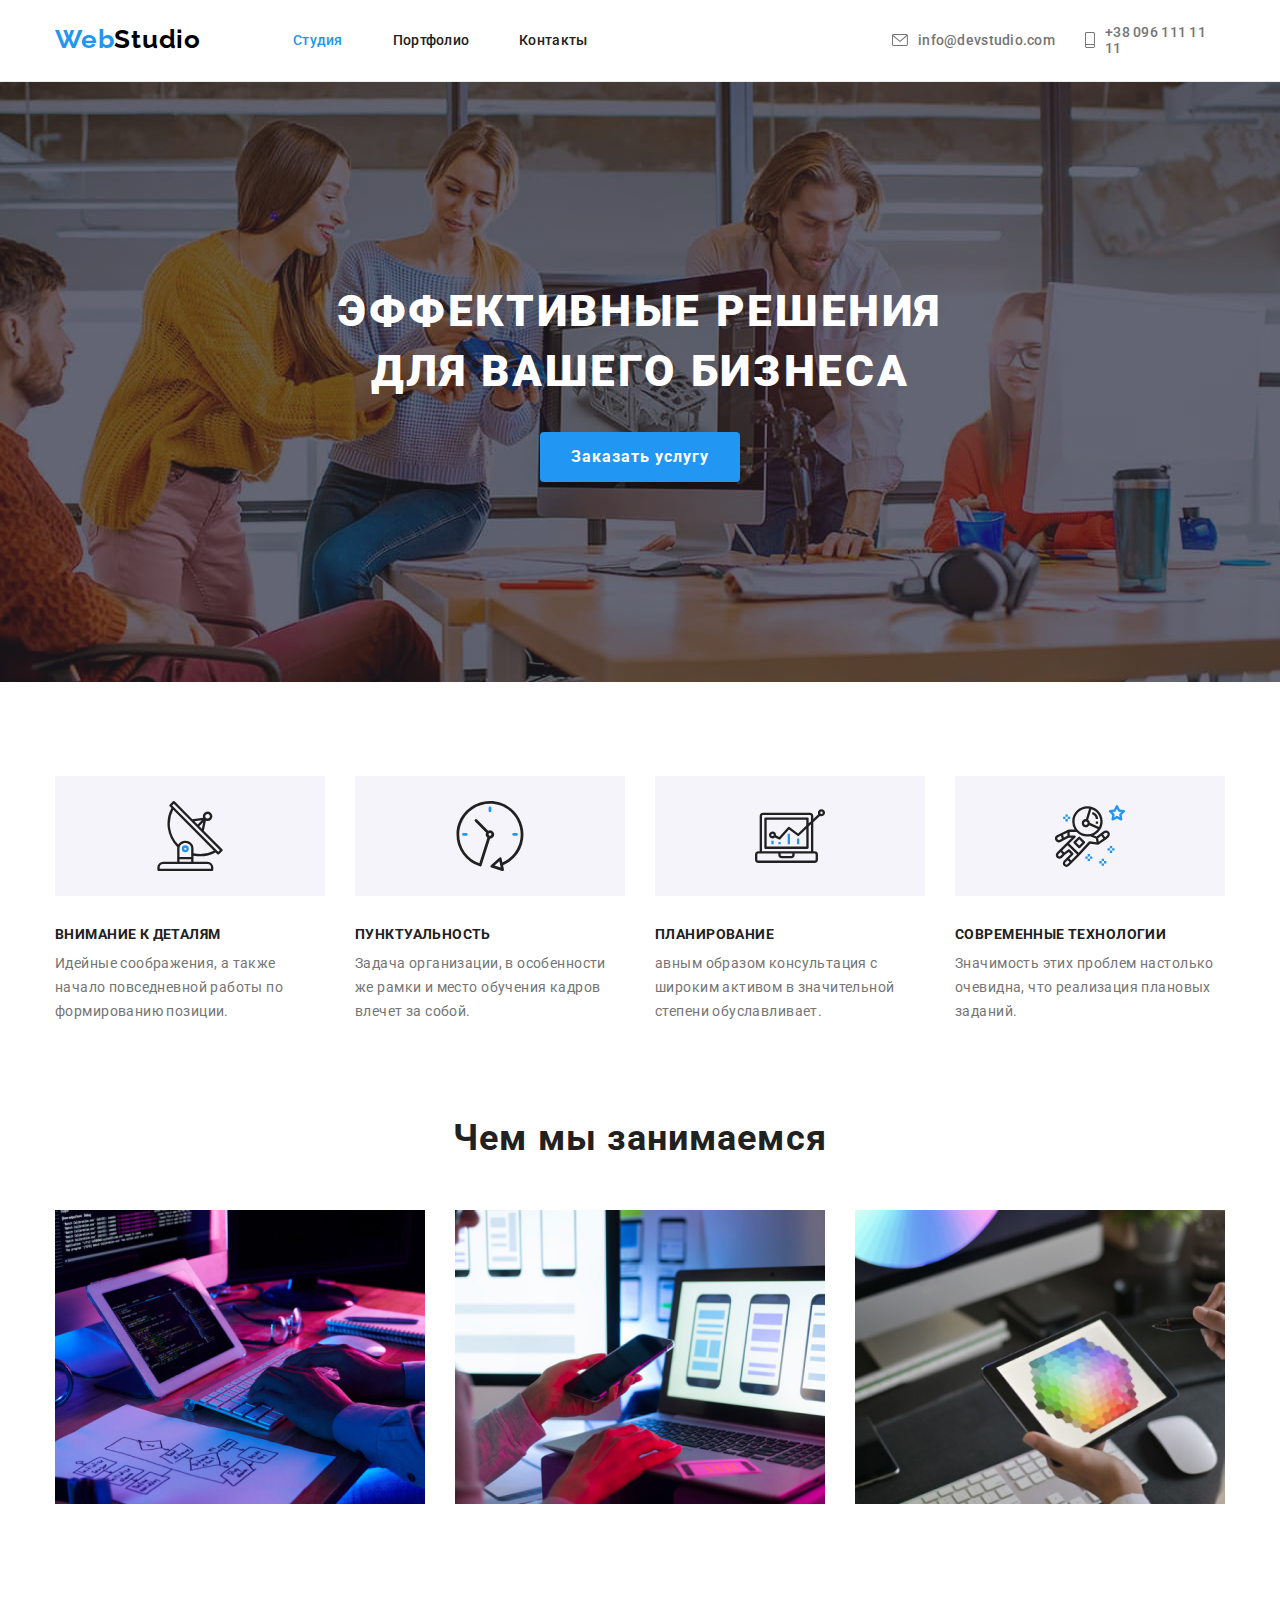
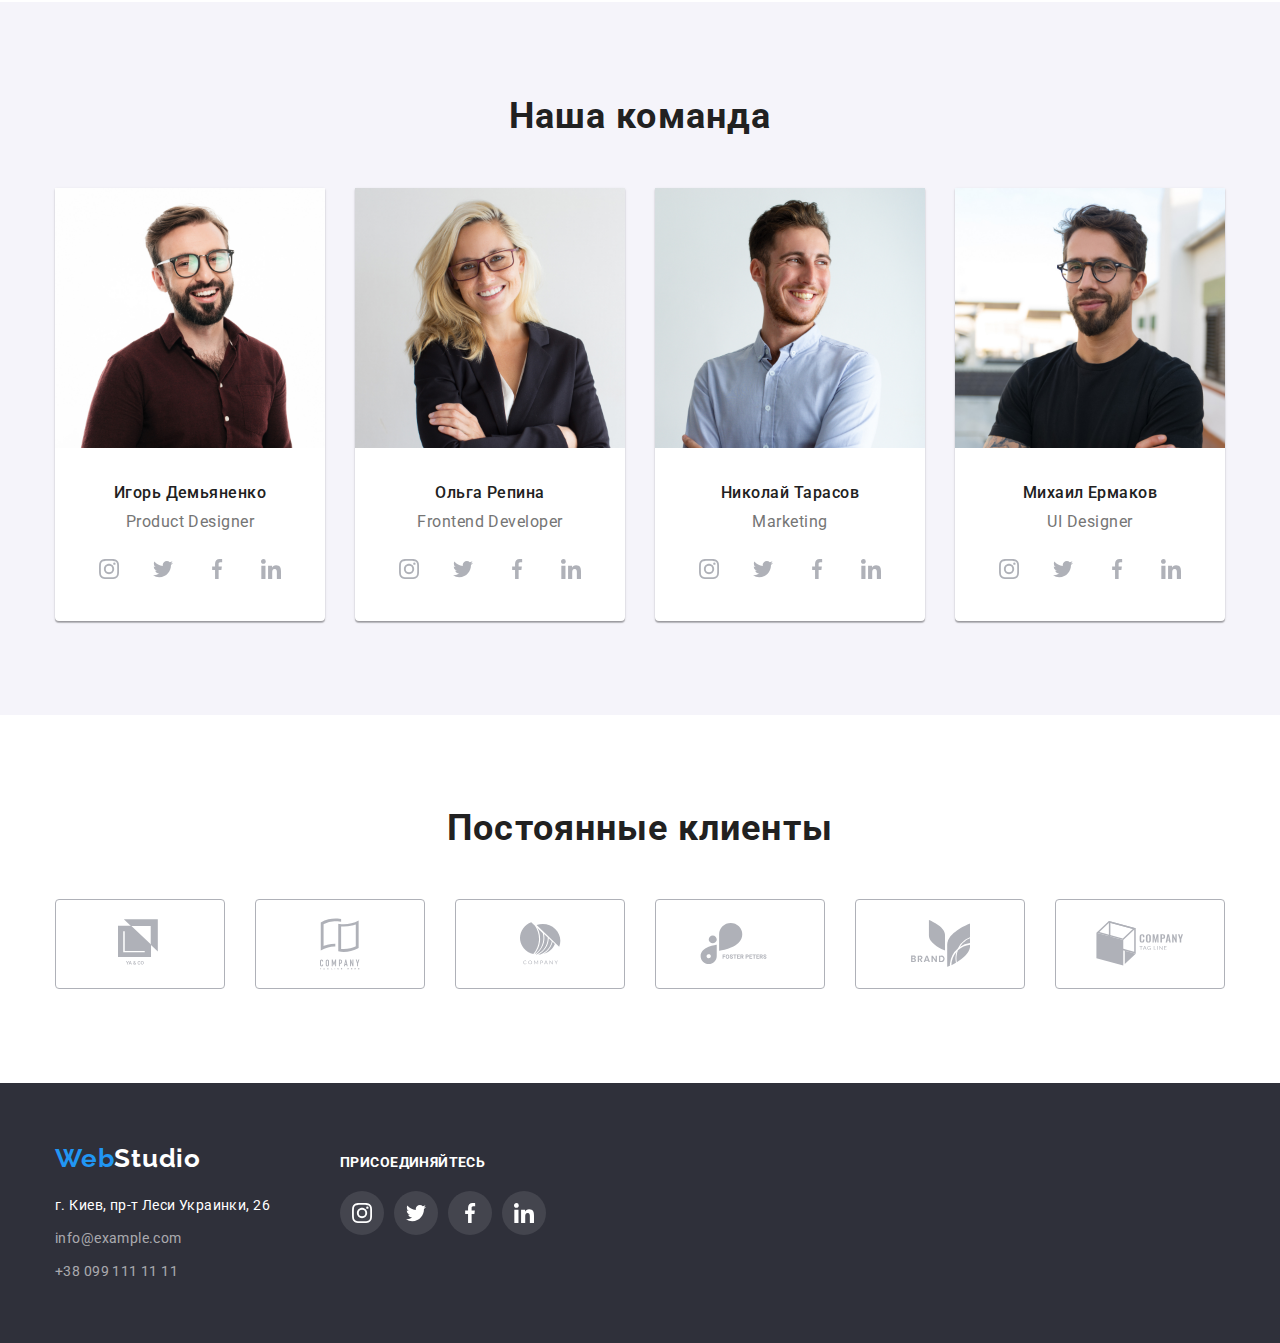
<file: index.html>
<!DOCTYPE html>
<html lang="ru">
<head>
    <meta charset="UTF-8">
    <meta name="viewport" content="width=device-width, initial-scale=1.0">
    <!-- <link rel="stylesheet" href="./css/fonts.css"> -->
    <link rel="stylesheet" href="https://cdnjs.cloudflare.com/ajax/libs/modern-normalize/0.2.0/modern-normalize.min.css" >
    <link rel="stylesheet" href="./css/styles.css">
    <link rel="preconnect" href="https://fonts.gstatic.com">
    <link rel="preconnect" href="https://fonts.gstatic.com">
    <link rel="preconnect" href="https://fonts.gstatic.com">
    <link href="https://fonts.googleapis.com/css2?family=Raleway:wght@700&family=Roboto:wght@400;500;700;900&display=swap" rel="stylesheet">
    <title>Главная</title>
</head>
    <body> 
    <!--шапка страницы--> 
        <header class="header">
            <div class="header__box conteiner">
                <!--логотип-->
                <div class="logo">
                    <a href="index.html" class="logo__link">
                        <span class="logo__text--accent">Web</span><span class="logo__text">Studio</span>
                    </a>        
                </div>
                <!--Главная навигация-->
                <nav class="navigation">
                    <!--список ссылок навигации-->
                    <ul class="navigation__list">
                        <!--ссылки навигации-->
                        <li class="navigation__item">
                            <a href="index.html" class="navigation__link accent">Студия</a>
                        </li>
                        <li class="navigation__item">
                            <a href="portfolio.html" class="navigation__link">Портфолио</a>
                        </li>
                        <li class="navigation__item">
                            <a href="" class="navigation__link">Контакты</a>
                        </li>
                    </ul>
                </nav>
                <!--контактные ссылки-->
                    <a href="mailto:info@devstudio.com" class="header__link mail">
                        <svg class="header__link-icon" width="16" height="12">
                            <use href="./images/icon.svg#envelope"></use>
                        </svg>
                        info@devstudio.com
                    </a>
                    <a href="tel:+380961111111" class="header__link num">
                        <svg class="header__link-icon" width="10" height="16">
                            <use href="./images/icon.svg#phone"></use>
                        </svg> 
                        +38 096 111 11 11
                    </a>
            </div>
        </header>
    <!--гланый контент-->
        <main>
            <!--герой-->
            <section class="hero-section">
                <div class="hero conteiner">
                    <h1 class="hero__title">Эффективные решения для вашего бизнеса</h1>
                    <button type="button" class="hero__button">
                        <span class="hero__button-text">Заказать услугу</span>
                    </button>
                </div>
            </section>
        <!--особенности-->
            <section class="features">
                <div class="conteiner">
                    <h2 class="visually-hidden">особенности</h2>
                    <ul class="features__list">
                        <li class="features__item">
                            <div class="features__iconbox">
                                <svg class="features__icon" width="70" height="70">
                                    <use href="./images/icon.svg#antenna"></use>
                                </svg>
                            </div>
                            <h3 class="features__item-head">Внимание к деталям</h3>
                            <p class="features__item-text">Идейные соображения, а также начало повседневной работы по формированию позиции.</p>
                        </li>
                        <li class="features__item">
                            <div class="features__iconbox">
                                <svg class="features__icon" width="70" height="70">
                                    <use href="./images/icon.svg#clock"></use>
                                </svg>
                            </div>
                            <h3 class="features__item-head">Пунктуальность</h3>
                            <p class="features__item-text">Задача организации, в особенности же рамки и место обучения кадров влечет за собой.</p>
                        </li>
                        <li class="features__item">
                            <div class="features__iconbox">
                                <svg class="features__icon" width="70" height="70">
                                    <use href="./images/icon.svg#diagram"></use>
                                </svg>
                            </div>
                            <h3 class="features__item-head">Планирование</h3>
                            <p class="features__item-text">авным образом консультация с широким активом в значительной степени обуславливает.</p>
                        </li>
                        <li class="features__item">
                            <div class="features__iconbox">
                                <svg class="features__icon" width="70" height="70">
                                    <use href="./images/icon.svg#astronaut"></use>
                                </svg>
                            </div>
                            <h3 class="features__item-head">Современные технологии</h3>
                            <p class="features__item-text">Значимость этих проблем настолько очевидна, что реализация плановых заданий.</p>
                        </li>
                    </ul>
                </div>
            </section>
         <!--чем мы занимаемся-->
            <section class="wedo">
                <div class="conteiner">
                    <h2 class="wedo__head">Чем мы занимаемся</h2>
                    <ul class="wedo__list">
                        <li class="wedo__item">
                           <a href="">
                               <img src="./images/main/features/box_1.jpg" alt="алгоритм на листке бумаги клавиатура экран с цветным кодом" width="370" height="294">
                            </a>
                            <div class="wedo__item-lable">
                                <p class="wedo__item-description"></p>
                            </div>
                        </li>
                        <li class="wedo__item">
                           <a href="">
                               <img src="./images/main/features/box_2.jpg" alt="разработка мобильного приложения" width="370" height="294">
                            </a>
                            <div class="wedo__item-lable">
                                <p class="wedo__item-description"></p>
                            </div>
                        </li>
                        <li class="wedo__item">
                           <a href="">
                               <img src="./images/main/features/box_3.jpg" alt="планшет с пейнт мапом водной руке и стилус в другой руке" width="370" height="294">
                            </a>
                            <div class="wedo__item-lable">
                                <p class="wedo__item-description"></p>
                            </div>
                        </li>
                    </ul>
                </div>
            </section>
        <!--наша команда--><!--todo ЗАКОЧИТЬ СОЦИАЛЬНЫЕ СЕТИ В ЭТОЙ СЕКЦИИ-->
            <section class="our-team">
                <div class="conteiner">
                    <h2 class="our-team__head">Наша команда</h2>
                    <ul class="oure-teame__list">
    
                        <li class="oure-teame__card">
                            <a href="">
                               <img src="./images/main/our_team/igor_demyanko.jpg" alt="улыбающийся мужчина в красной рубашке с очками и бородой" width="270" height="260">
                            </a>
                            <div class="oure-teame__description">
                                <h3 class="oure-teame__card-head">Игорь Демьяненко</h3>
                                <p lang="en" class="oure-teame__card-text">Product Designer</p>
                                <ul class="oure-teame__social">
                                   
                                    <li class="oure-teame__social-item">
                                        <a href="" class="oure-teame__social-link">
                                            <svg class="oure-teame__social-icon"  width="20" height="20">
                                                <use href="./images/icon.svg#instagram"></use>
                                            </svg>
                                        </a>
                                    </li>
                                    
                                    <li class="oure-teame__social-item">
                                        <a href="" class="oure-teame__social-link">
                                            <svg class="oure-teame__social-icon" width="20" height="20">
                                                <use href="./images/icon.svg#twitter"></use>
                                            </svg>
                                        </a>
                                    </li>
                                    
                                    <li class="oure-teame__social-item">
                                        <a href="" class="oure-teame__social-link">
                                            <svg class="oure-teame__social-icon" width="20" height="20">
                                                <use href="./images/icon.svg#facebook"></use>
                                            </svg>
                                        </a>
                                    </li>
                                   
                                    <li class="oure-teame__social-item">
                                        <a href="" class="oure-teame__social-link">
                                            <svg class="oure-teame__social-icon" width="20" height="20" >
                                                <use href="./images/icon.svg#linkedin"></use>
                                            </svg>
                                        </a>
                                    </li>

                                </ul>
                            </div>
                        </li>
                        <li class="oure-teame__card">
                            <a href="">
                                <img src="./images/main/our_team/olga_repina.jpg" alt="Улыбающеяся светловолосая женщина в пиджаке и в прямоугольных красных очках" width="270" height="260">
                            </a>
                            <div class="oure-teame__description">
                                <h3 class="oure-teame__card-head">Ольга Репина</h3>
                                <p lang="en" class="oure-teame__card-text">Frontend Developer</p>
                                <ul class="oure-teame__social">
                                    
                                    <li class="oure-teame__social-item">
                                        <a href="" class="oure-teame__social-link">
                                            <svg class="oure-teame__social-icon" width="20" height="20">
                                                <use href="./images/icon.svg#instagram"></use>
                                            </svg>
                                        </a>
                                    </li>
                                    
                                    <li class="oure-teame__social-item">
                                        <a href="" class="oure-teame__social-link">
                                            <svg class="oure-teame__social-icon" width="20" height="20">
                                                <use href="./images/icon.svg#twitter"></use>
                                            </svg>
                                        </a>
                                    </li>
                                    
                                    <li class="oure-teame__social-item">
                                        <a href="" class="oure-teame__social-link">
                                            <svg class="oure-teame__social-icon" width="20" height="20">
                                                <use href="./images/icon.svg#facebook"></use>
                                            </svg>
                                        </a>
                                    </li>
                                   
                                    <li class="oure-teame__social-item">
                                        <a href="" class="oure-teame__social-link">
                                            <svg class="oure-teame__social-icon"  width="20" height="20">
                                                <use href="./images/icon.svg#linkedin"></use>
                                            </svg>
                                        </a>
                                    </li>

                                </ul>
                            </div>
                        </li>
                        <li class="oure-teame__card">
                            <a href="">
                                <img src="./images/main/our_team/nikolay_tarasov.jpg" alt="улыбающийся парень в белой рубашке с маленькой бородой" width="270" height="260">
                            </a>
                            <div class="oure-teame__description">
                                <h3 class="oure-teame__card-head">Николай Тарасов</h3>
                                <p lang="en" class="oure-teame__card-text">Marketing</p>
                                <ul class="oure-teame__social">
                                    
                                    <li class="oure-teame__social-item">
                                        <a href="" class="oure-teame__social-link">
                                            <svg class="oure-teame__social-icon" width="20" height="20">
                                                <use href="./images/icon.svg#instagram"></use>
                                            </svg>
                                        </a>
                                    </li>
                                   
                                    <li class="oure-teame__social-item">
                                        <a href="" class="oure-teame__social-link">
                                            <svg class="oure-teame__social-icon" width="20" height="20">
                                                <use href="./images/icon.svg#twitter"></use>
                                            </svg>
                                        </a>
                                    </li>
                                    
                                    <li class="oure-teame__social-item">
                                        <a href="" class="oure-teame__social-link">
                                            <svg class="oure-teame__social-icon" width="20" height="20">
                                                <use href="./images/icon.svg#facebook"></use>
                                            </svg>
                                        </a>
                                    </li>
                                    
                                    <li class="oure-teame__social-item">
                                        <a href="" class="oure-teame__social-link">
                                            <svg class="oure-teame__social-icon"  width="20" height="20">
                                                <use href="./images/icon.svg#linkedin"></use>
                                            </svg>
                                        </a>
                                    </li>

                                </ul>
                            </div>
                        </li>
                        <li class="oure-teame__card">
                            <a href="">
                               <img src="./images/main/our_team/mihail_ermakov.jpg" alt="парень в черной футболке в круглых очках и с бородой" width="270" height="260">
                            </a>
                            <div class="oure-teame__description">
                                <h3 class="oure-teame__card-head">Михаил Ермаков</h3> 
                                <p lang="en" class="oure-teame__card-text">UI Designer</p>
                               <ul class="oure-teame__social">
                                    
                                    <li class="oure-teame__social-item">
                                        <a href="" class="oure-teame__social-link">
                                            <svg class="oure-teame__social-icon" width="20" height="20">
                                                <use href="./images/icon.svg#instagram"></use>
                                            </svg>
                                        </a>
                                    </li>
                                    
                                    <li class="oure-teame__social-item">
                                        <a href="" class="oure-teame__social-link">
                                            <svg class="oure-teame__social-icon" width="20" height="20">
                                                <use href="./images/icon.svg#twitter"></use>
                                            </svg>
                                        </a>
                                    </li>
                                    
                                    <li class="oure-teame__social-item">
                                        <a href="" class="oure-teame__social-link">
                                            <svg class="oure-teame__social-icon" width="20" height="20">
                                                <use href="./images/icon.svg#facebook"></use>
                                            </svg>
                                        </a>
                                    </li>
                                    
                                    <li class="oure-teame__social-item">
                                        <a href="" class="oure-teame__social-link">
                                            <svg class="oure-teame__social-icon"  width="20" height="20">
                                                <use href="./images/icon.svg#linkedin"></use>
                                            </svg>
                                        </a>
                                    </li>

                                </ul>
                            </div>
                        </li>
                    </ul>
                </div>
            </section>
        <!-- постоянные клиенты     -->
            <section class="clients">
                <div class="conteiner">
                    <h2 class="clients__head">Постоянные клиенты</h2>
                    <ul class="clients__list">
                        <li class="clients__item">
                            <a href="" class="clients__link">
                                <svg class="clients__icon" width="44" height="49">
                                    <use href="./images/icon.svg#client1"></use>
                                </svg>
                            </a>
                        </li>
                        <li class="clients__item">
                            <a href="" class="clients__link">
                                <svg class="clients__icon" width="40" height="52">
                                    <use href="./images/icon.svg#client2"></use>
                                </svg>
                            </a>
                        </li>
                        <li class="clients__item">
                            <a href="" class="clients__link">
                                <svg class="clients__icon" width="41" height="43">
                                    <use href="./images/icon.svg#client3"></use>
                                </svg>
                            </a>
                        </li>
                        <li class="clients__item">
                            <a href="" class="clients__link">
                                <svg class="clients__icon" width="80" height="42">
                                    <use href="./images/icon.svg#client4"></use>
                                </svg>
                            </a>
                        </li>
                        <li class="clients__item">
                            <a href="" class="clients__link">
                                <svg class="clients__icon" width="59" height="47">
                                    <use href="./images/icon.svg#client5"></use>
                                </svg>
                            </a>
                        </li>
                        <li class="clients__item">
                            <a href="" class="clients__link">
                                <svg class="clients__icon" width="88" height="45">
                                    <use href="./images/icon.svg#client6"></use>
                                </svg>
                            </a>
                        </li>
                    </ul>
                </div>
            </section>
        </main>
        <!--подал-->
        <footer class="footer">
            <div class="conteiner">
                <div class="footer__box"> 
                    <div class="footer__links">
                        <a href="index.html" class="footer__logo">
                            <span class="footer__logo--accent">Web</span><span>Studio</span>
                        </a>
                        <address>
                            <ul class="footer__address-list">
                                <li>
                                    <a href="https://goo.gl/maps/pXZyXXm4pR66iuyq8" class="footer__address-location">г. Киев, пр-т Леси Украинки, 26</a>
                                </li>
                                <li class="footer__address-item">
                                    <a href="mailto:info@example.com" class="footer__address-contact">info@example.com</a>
                                </li>
                                <li class="footer__address-item">
                                    <a href="tel:+380991111111" class="footer__address-contact">+38 099 111 11 11</a>
                                </li>
                            </ul>
                        </address>
                    </div>
                    <div class="footer__social">
                        <p class="footer__social-title">присоединяйтесь</p>
                        <ul class="footer__social-list">
                            <li class="footer__social-item">
                                <a href="" class="footer__social-link">
                                    <svg class="footer__social-icon" width="20" height="20">
                                        <use href="./images/icon.svg#instagram"></use>
                                    </svg>
                                </a>
                            </li>
                            <li class="footer__social-item">
                                <a href="" class="footer__social-link">
                                    <svg class="footer__social-icon" width="20" height="20">
                                        <use href="./images/icon.svg#twitter"></use>
                                    </svg>
                                </a>
                            </li>
                            <li class="footer__social-item">
                                <a href="" class="footer__social-link">
                                    <svg class="footer__social-icon" width="20" height="20">
                                        <use href="./images/icon.svg#facebook"></use>
                                    </svg>
                                </a>
                            </li>
                            <li class="footer__social-item">
                                <a href="" class="footer__social-link">
                                    <svg class="footer__social-icon" width="20" height="20">
                                        <use href="./images/icon.svg#linkedin"></use>
                                    </svg>
                                </a>
                            </li>
                        </ul>
                    </div>
                </div>
            </div>
        </footer>
    </body>
</html>
</file>
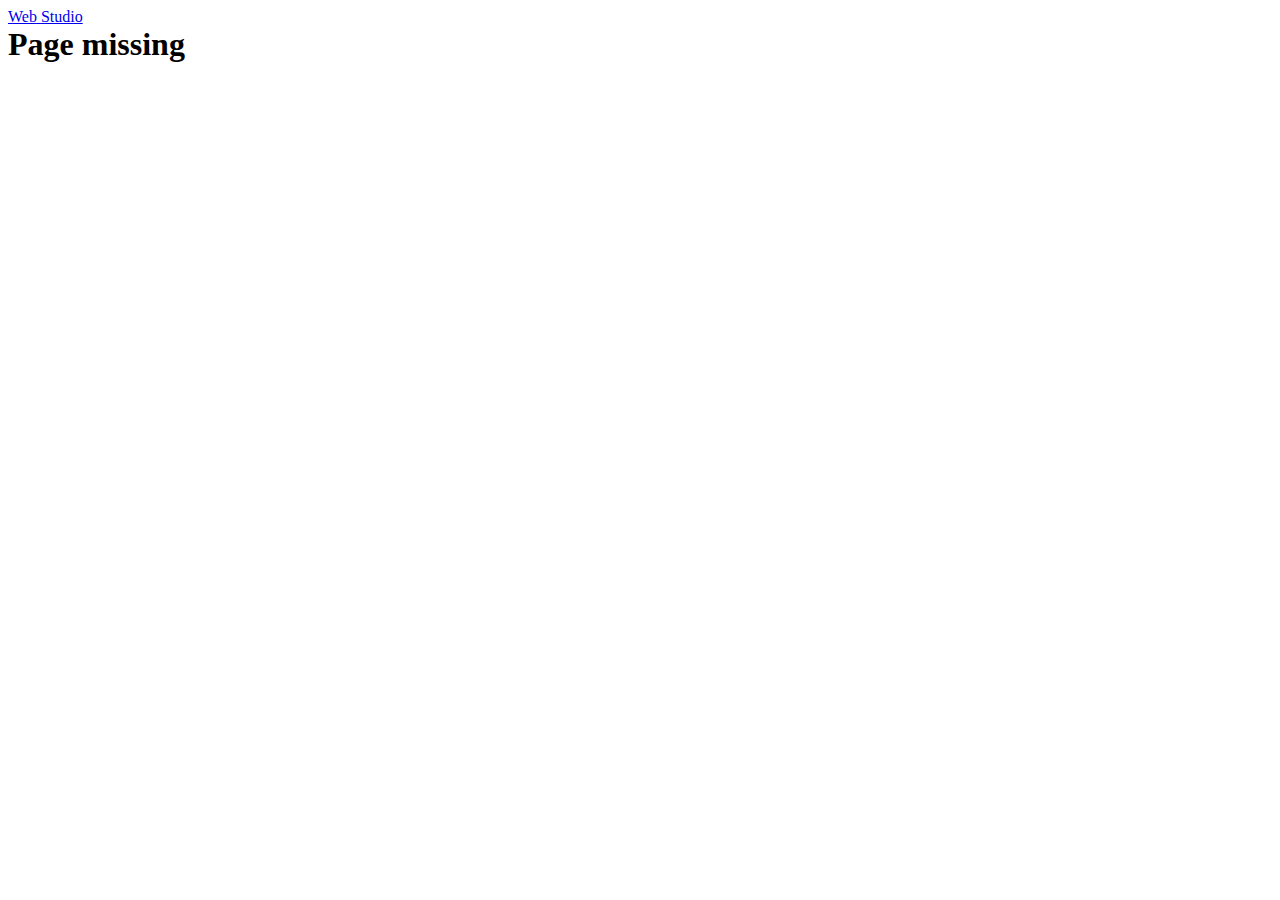
<file: contacts.html>
<!DOCTYPE html>
<html lang="en">
<head>
    <meta charset="UTF-8">
    <meta name="viewport" content="width=device-width, initial-scale=1.0">
    <link rel="preconnect" href="https://fonts.gstatic.com">
    <link href="https://fonts.googleapis.com/css2?family=Raleway:wght@400;500;700;900&family=Roboto:wght@400;500;700;900&display=swap" rel="stylesheet">
    <link rel="stylesheet" href="./css/styles.css">
    <title>Контакты</title>
</head>
<body>
    <div class="missing-conteiner">
        <a href="./index.html">
            <span class="logo-left">Web</span>
            <span class="logo-right">Studio</span>
        </a>
    </div>
    <div class="missing-conteiner">
        <h1 class="missing">Page missing</р>
    </div>

</body>
</html>
</file>
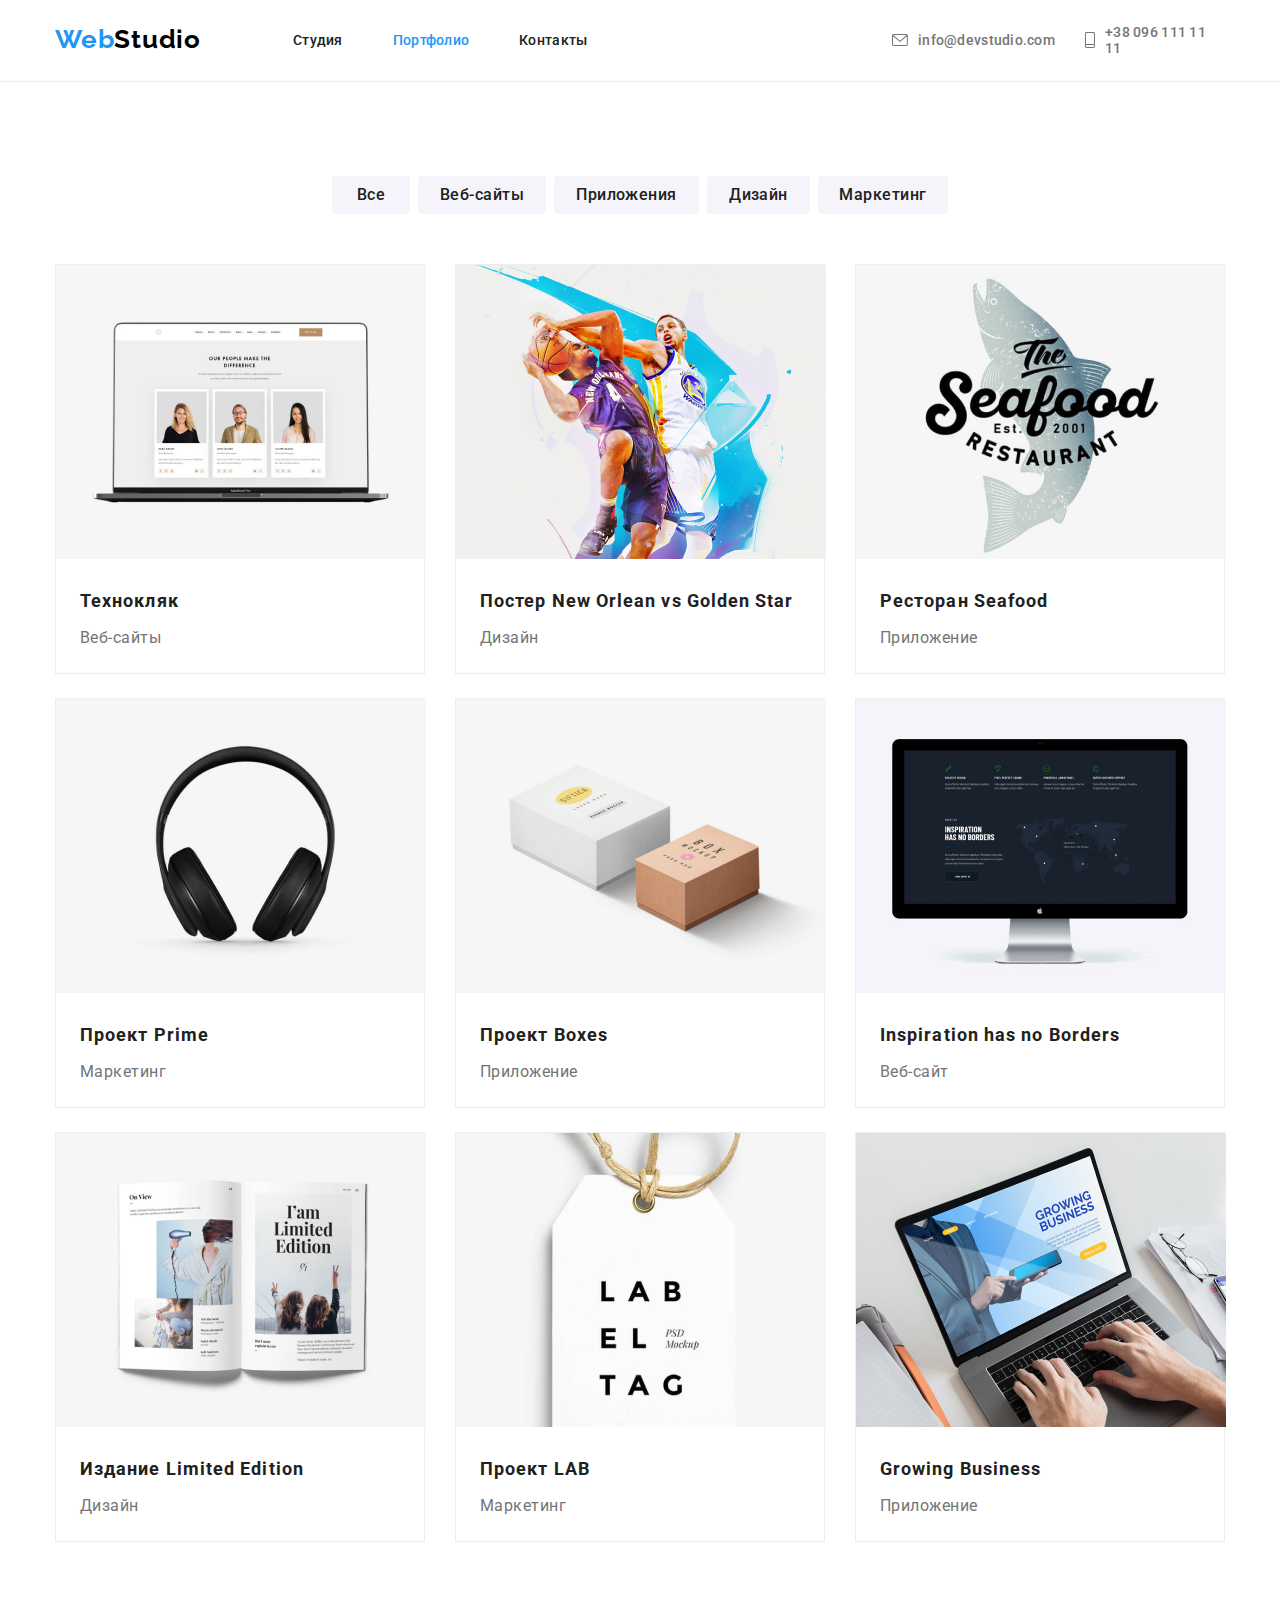
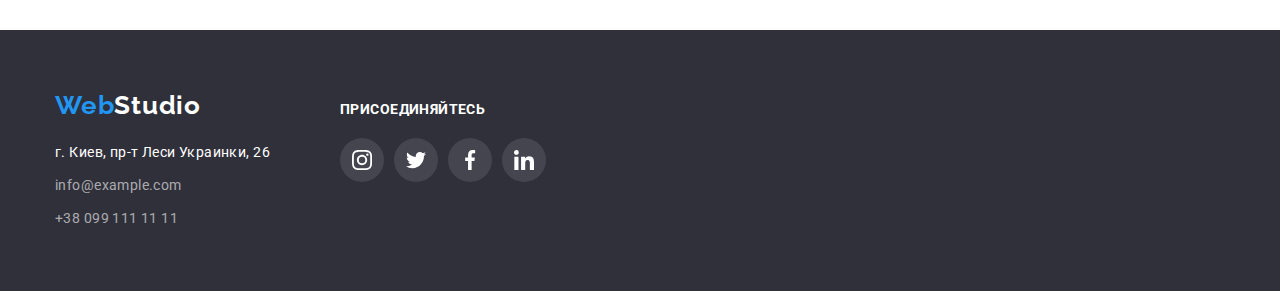
<file: portfolio.html>
<!DOCTYPE html>
<html lang="ru">
<head>
    <meta charset="UTF-8">
    <meta name="viewport" content="width=device-width, initial-scale=1.0">
    <!-- <link rel="stylesheet" href="./css/fonts.css"> -->
    <link rel="stylesheet" href="https://cdnjs.cloudflare.com/ajax/libs/modern-normalize/0.2.0/modern-normalize.min.css" >
    <link rel="stylesheet" href="./css/styles.css">
    <link rel="preconnect" href="https://fonts.gstatic.com">
    <link rel="preconnect" href="https://fonts.gstatic.com">
    <link href="https://fonts.googleapis.com/css2?family=Raleway:wght@700&family=Roboto:wght@400;500;700;900&display=swap" rel="stylesheet">
    <title>Портфолио</title>
</head>
<body>
    <!--Шапка страницы-->
    <header class="header">
        <div class="header__box conteiner">
                        <!--логотип-->
            <div class="logo">
                <a href="index.html" class="logo__link">
                    <span class="logo__text--accent">Web</span><span class="logo__text">Studio</span>
                </a>        
            </div>
            <!--Главная навигация-->
            <nav class="navigation">
                <!--список ссылок навигации-->
                <ul class="navigation__list">
                    <!--ссылки навигации-->
                    <li class="navigation__item">
                        <a href="index.html" class="navigation__link">Студия</a>
                    </li>
                    <li class="navigation__item">
                        <a href="portfolio.html" class="navigation__link accent">Портфолио</a>
                    </li>
                    <li class="navigation__item">
                        <a href="" class="navigation__link">Контакты</a>
                    </li>
                </ul>
            </nav>
            <!--контактные ссылки-->
            <a href="mailto:info@devstudio.com" class="header__link mail">
                <svg class="header__link-icon" width="16" height="12">
                    <use href="./images/icon.svg#envelope"></use>
                </svg>
                info@devstudio.com
            </a>
            <a href="tel:+380961111111" class="header__link num">
                <svg class="header__link-icon" width="10" height="16">
                    <use href="./images/icon.svg#phone"></use>
                </svg> 
                +38 096 111 11 11
            </a>
        </div>
    </header>
    <!--основной контент-->
    <main>
    <!--блок портфолио с навигацией по ниму-->
        <section class="portfolio__section">
        <div class="conteiner">
            <h1 class="visually-hidden">Портфолио</h1>
            <!--заглавие навигация-->    
            <ul class="portfolio__navigation-list">
                <li class="portfolio__navigation-item">
                    <button type="button" class="portfoli__button all">Все</button>
                </li>
                <li class="portfolio__navigation-item">
                    <button type="button" class="portfoli__button web-site">Веб-сайты</button>
                </li>
                <li class="portfolio__navigation-item">
                    <button type="button" class="portfoli__button application">Приложения</button>
                </li>
                <li class="portfolio__navigation-item">
                    <button type="button" class="portfoli__button design">Дизайн</button>
                </li>
                <li class="portfolio__navigation-item">
                    <button type="button" class="portfoli__button marketing">Маркетинг</button>
                </li>
            </ul>
            <!--проэкты-->
            <h2 class="visually-hidden">проэкты</h2>
            <ul class="pojects__list">
                <li class="project__item">
                    <a href="" class="card__link">
                        <img src="./images/portfolio/technocrak.jpg" alt="открытый ноутбук с изображением веб сайта на экране" width="370" height="294">
                         <div class="caption">
                            <h3 class="card__head">Технокляк</h3>
                            <p class="card__text">Веб-сайты</p>
                         </div>
                    </a>
                </li>
                
                <li class="project__item">
                    <a href="" class="card__link">
                        <img src="./images/portfolio/poster.jpg" alt="Баскетболисты в фиолетовой и белой форме борятся за мяч в прыжке" width="370" height="294">
                        <div class="caption">
                            <h3 class="card__head">Постер New Orlean vs Golden Star</h3>
                            <p class="card__text">Дизайн</p>
                        </div>
                    </a>
                </li>
                
                <li class="project__item">
                    <a href="" class="card__link">
                        <img src="./images/portfolio/aplication_restoran.jpg" alt="Стилизированая надпись the seafood restaurant на фоне рыбы " width="370" height="294">
                        <div class="caption">
                            <h3 class="card__head">Ресторан Seafood</h3>
                            <p class="card__text">Приложение</p>
                        </div>
                    </a>
                </li>
                
                <li class="project__item">
                    <a href="" class="card__link">
                        <img src="./images/portfolio/prime_marketing.jpg" alt="Наушники" width="370" height="294">
                        <div class="caption">
                            <h3 class="card__head">Проект Prime</h3>
                            <p class="card__text">Маркетинг</p>
                        </div>
                    </a>
                </li>
                
                <li class="project__item">
                    <a href="" class="card__link">
                        <img src="./images/portfolio/aplication_boxes.jpg" alt="Две коробки с надписями большая белая и маленькая коричневая" width="370" height="294">
                        <div class="caption">
                            <h3 class="card__head">Проект Boxes</h3>
                            <p class="card__text">Приложение</p>
                        </div>
                    </a>
                </li>
                
                <li class="project__item">
                    <a href="" class="card__link">
                        <img src="./images/portfolio/web_site.jpg" alt="Монитор с изображением сайта на котором текст и карта мира" width="370" height="294">
                        <div class="caption">
                            <h3 class="card__head">Inspiration has no Borders</h3>
                            <p class="card__text">Веб-сайт</p>
                        </div>
                    </a>
                </li>
                
                <il class="project__item">
                    <a href="" class="card__link">
                        <img src="./images/portfolio/edition_design.jpg" alt="открытая книгы с фотографиями и текстом" width="370" height="294">
                        <div class="caption">
                            <h3 class="card__head">Издание Limited Edition</h3>
                            <p class="card__text">Дизайн</p>
                        </div>
                    </a>  
                </il>
                
                <li class="project__item">
                    <a href="" class="card__link">
                        <img src="./images/portfolio/lab_marketing.jpg" alt="Белая этикетка с надписью LAB EL TAG на джгутовой нитке" width="370" height="294">
                        <div class="caption">
                            <h3 class="card__head">Проект LAB</h3>
                            <p class="card__text">Маркетинг</p>
                        </div>
                    </a>
                </li>
                
                <li class="project__item">
                    <a href="" class="card__link">
                        <img src="./images/portfolio/aplicanion_growing_buisness.jpg" alt="Ноутбук на рабочем столе с открытым приложением" width="370" height="294">
                        <div class="caption">
                            <h3 class="card__head">Growing Business</h3>
                            <p class="card__text">Приложение</p>
                        </div>
                    </a>     
                </li>
            </ul>
        </div>
        </section>
    </main>
    <!--подал-->
    <footer class="footer">
        <div class="conteiner">
            <div class="footer__box"> 
                <div class="footer__links">
                    <a href="index.html" class="footer__logo">
                        <span class="footer__logo--accent">Web</span><span>Studio</span>
                    </a>
                    <address>
                        <ul class="footer__address-list">
                            <li>
                                <a href="https://goo.gl/maps/pXZyXXm4pR66iuyq8" class="footer__address-location">г. Киев, пр-т Леси Украинки, 26</a>
                            </li>
                            <li class="footer__address-item">
                                <a href="mailto:info@example.com" class="footer__address-contact">info@example.com</a>
                            </li>
                            <li class="footer__address-item">
                                <a href="tel:+380991111111" class="footer__address-contact">+38 099 111 11 11</a>
                            </li>
                        </ul>
                    </address>
                </div>
                <div class="footer__social">
                    <p class="footer__social-title">присоединяйтесь</p>
                    <ul class="footer__social-list">
                        <li class="footer__social-item">
                            <a href="" class="footer__social-link">
                                <svg class="footer__social-icon" width="20" height="20">
                                    <use href="./images/icon.svg#instagram"></use>
                                </svg>
                            </a>
                        </li>
                        <li class="footer__social-item">
                            <a href="" class="footer__social-link">
                                <svg class="footer__social-icon" width="20" height="20">
                                    <use href="./images/icon.svg#twitter"></use>
                                </svg>
                            </a>
                        </li>
                        <li class="footer__social-item">
                            <a href="" class="footer__social-link">
                                <svg class="footer__social-icon" width="20" height="20">
                                    <use href="./images/icon.svg#facebook"></use>
                                </svg>
                            </a>
                        </li>
                        <li class="footer__social-item">
                            <a href="" class="footer__social-link">
                                <svg class="footer__social-icon" width="20" height="20">
                                    <use href="./images/icon.svg#linkedin"></use>
                                </svg>
                            </a>
                        </li>
                    </ul>
                </div>
            </div>
        </div>
    </footer>
</body>
</html>
</file>
<file: css/fonts.css>
@font-face{
    font-family: "Roboto"; 
    font-style: normal;
    font-weight: 400;
    font-display: swap;
    src: url("../fonts/Roboto-Medium.woff") format("woff"),
    url("../fonts/Roboto-Medium.woff2") format("woff2") ;
} 

@font-face{
    font-family: "Raleway";
    font-style: normal;
    font-weight: 400;
    font-display: swap;
    src: url("../fonts/Raleway-Regular.woff") format("woff"),
        url("../fonts/Raleway-Regular.woff2") format("woff");
}
</file>
<file: css/styles.css>
:root {
    /*### ШРИФТЫ ###*/
    --maine-font: Roboto, sans-serif;
    --secondary-font: Raleway, sans-serif;

    /*### политра ###*/

    /*цвет фона*/
    --body-bakeground-color: #E5E5E5;

    /*шапка*/
    --header-bakeground-color: #fff;
    --logo-color-left: #2196F3;
    --logo-color-right: #000;
    --text-menu-color: #212121;
    --text-menu-accent: #2196F3;
    --link-telephon-and-mail: #757575;
    --head-bottom-line: #ECECEC;

    /*герой*/
    --hero-bakeground-color: #2F303A;
    --button-color: #2196F3;
    --hero-text-color: #fff;

    /*особенности*/
    --feature-icon-box: #F5F4FA;
    --feature-head-color: #212121;
    --feature-text-color: #757575;

    /*чем мы занимаемся*/
    --wedo-htad-color: #212121;

    /*наша комвнда*/
    --team-bakeground-color: #F5F4FA;
    --team-head-color: #212121;
    --team-specialty-color: #757575;
    --team-card-bgcolor: #fff;
    --social-icon-color: #AFB1B8;

    /* постоянные клиенты */
    --clients-header: #212121;
    --clients-item-borter: #AFB1B8;
    --clients-item-border-accent: #2196F3;

    /*подвал*/
    --footer-bgcolor: #2F303A;
    --footer-logo-left: #2196F3;
    --footer-logo-right: #fff;
    --footer-address-location: #fff;
    --footer-address-contact: rgba(255, 255, 255, 0.6);
    --footer-social-title: #FFFFFF;
    --footer-social-icon: #FFFFFF;
    --footer-social-icon-round: rgba(255, 255, 255, 0.1);

    /*ПОРТФОЛИО*/

    /*cссылки навигации*/
    --portfolio-button-bgcolor: #F5F4FA;
    --portfolio-button-bgcolor-active: #2196F3;
    --portfolio-button-text-color: #212121;
    --portfolio-button-text-active-color: #fff;
    
    /*каталог портфолио*/
    --project-card-bgcolor: #fff;
    --project-card-border-color: #EEEEEE;
    --card-head: #212121;
    --card-text: #757575;
}
h1,h2,h3,h4,h5,h6,p,ul,li{
    margin: 0;
    padding: 0;
}
.conteiner {
    width: 1200px;
    padding: 0 15px;
    margin: 0 auto;
}

/*===== шапка =====*/
.header {
    padding: 24px 0 25px;
    border-bottom: 1px solid var(--head-bottom-line);
    background-color: var(--header-bakeground-color);
}
.header__box{
    display: flex;
    align-items: center;
    box-sizing: border-box;
}
/*навигация страницы*/
.navigation {
    margin: 0 305px 0 0;
}

/*логотип*/
.logo {
    margin-right: 93px;
    width: 145px;
}
.logo__link {
    font-family: var(--secondary-font);
    font-style: normal;
    font-weight: bold;
    font-size: 26px;
    line-height: 1.192;
    letter-spacing: 0.03em;
    text-decoration: none;
    color: var(--logo-color-right);

}

/*левая часть логотипа*/
.logo__text--accent {
    color: var(--logo-color-left);
}

/*список сылок навигации*/
.navigation__list {
    display: inline-flex;
    width: 294px;

    padding: 0;
    margin: 0 0 0 0;

    list-style: none;
    font-family: var(--maine-font);
    font-style: normal;
    font-weight: 500;
    font-size: 14px;
    line-height: 1.142;
    letter-spacing: 0.02em;
}

/*элементы навигации*/
.navigation__item:not(:last-child) {
    margin-right: 50px;
}

/*ссылки навигации*/
.navigation__link {
    text-decoration: none;
    color: var(--text-menu-color);

}
/*акценты*/
.navigation__link:hover, 
.navigation__link:focus{
    outline: none;
    color: var(--text-menu-accent);
}
.accent{
    color: var(--text-menu-accent);
}

/*контакты почта и телефон*/
.header__link {
    display: inline-flex;
    align-items: center;

    text-decoration: none;
    font-family: var(--maine-font);
    font-style: normal;
    font-weight: 500;
    font-size: 14px;
    line-height: 1.142;
    letter-spacing: 0.02em;
    color: var(--link-telephon-and-mail);
}
.mail{
    margin-right: 30px;
}

.header__link:hover,
.header__link:focus {
    outline: none;
    color: var(--text-menu-accent);
}
.header__link-icon{
    fill:currentColor;
    margin-right: 10px;
}

/*===== ГЛАВНЫЙ КОНТЕНТ =====*/

/*герой*/
.hero-section{
    max-width: 1600px;
    margin: 0 auto;
    padding: 200px 0;
    height: 600px;
    box-sizing: border-box;
    background-color: var(--hero-bakeground-color);
    background-size: cover;
    background-position: center;
    background-repeat: no-repeat;
    background-image: linear-gradient(to right, rgba(47, 48, 58, 0.4), rgba(47, 48, 58, 0.4)), url(../images/main/hero_background/background.jpg)
}
.hero {
    display: flex;
    flex-direction: column;
    justify-content: center;
    align-items: center;
    
}
.hero__title {
    width: 696px;
    height: 120px;
    font-family: var(--maine-font);
    font-style: normal;
    font-weight: 900;
    font-size: 44px;
    line-height: 1.363;
    letter-spacing: 0.06em;
    text-align: center;
    color: var(--hero-text-color);
    text-transform: uppercase;

    margin: 0 0 30px 0;
}
.hero__button {
    width: 200px;
    height: 50px;
    box-shadow: 0px 4px 4px rgba(0, 0, 0, 0.15);
    border-radius: 4px;
    border: none;
    background-color: var(--button-color);

}
.hero__button-text {
    font-family: var(--maine-font);
    font-style: normal;
    font-weight: bold;
    font-size: 16px;
    line-height: 1.875;
    letter-spacing: 0.06em;

    color: var(--hero-text-color);
}

/*секция особености*/
.features{
  padding-top: 94px;
}

/*скрытие заголовка*/
.visually-hidden {
    position: absolute;
    width: 1px;
    height: 1px;
    margin: -1px;
    border: 0;
    padding: 0;
    white-space: nowrap;
    -webkit-clip-path: inset(100%);
            clip-path: inset(100%);
    clip: rect(0 0 0 0);
    overflow: hidden;
  }

/*список особенностей*/
.features__list {
    display: flex;
    padding-left: 0;
    list-style: none;
}
.features__item{
    width: 270px;
}
.features__item:not(:last-child) {
    margin-right: 30px;
}
.features__iconbox {
    display: inline-flex;
    width: 270px;
    background-color: var(--feature-icon-box);
    align-items: center;
    justify-content: center;
    padding: 25px 0;
    
}
.features__item-head {
    margin-top: 30px;
    font-family: var(--maine-font);
    font-style: normal;
    font-weight: bold;
    font-size: 14px;
    line-height: 1.142;
    letter-spacing: 0.03em;
    text-transform: uppercase;

    color: var(--feature-head-color);
}
.features__item-text {
    font-family: var(--maine-font);
    font-style: normal;
    font-weight: normal;
    font-size: 14px;
    line-height: 1.714;
    letter-spacing: 0.03em;
    color: var(--feature-text-color);

    margin-top: 10px;
}

/*чем мы занимаемся*/
.wedo {
    padding: 94px 0;
}

/*заголовок секции*/
.wedo__head {
    font-family: var(--maine-font);
    font-style: normal;
    font-weight: bold;
    font-size: 36px;
    line-height: 1.166;
    letter-spacing: 0.03em;
    text-align: center;
    color: var(--wedo-htad-color);
}
/*список секции*/
.wedo__list {
    display: flex;
    margin-top: 50px;
    list-style: none;
    padding-left: 0;
}
/*элемент списка*/
.wedo__item:not(:last-child) {
    margin-right: 30px;
}
.wedo__item-lable {
    
}
.wedo__item-description {
}

/*наша команда*/
.our-team{
    padding: 94px 0;
    background-color: var(--team-bakeground-color);
}

.our-team__head {
    font-family: var(--maine-font);
    font-style: normal;
    font-weight: bold;
    font-size: 36px;
    line-height: 1.166;
    letter-spacing: 0.03em;
    text-align: center;
    color: var(--team-head-color);
}
/*список наша команда*/
.oure-teame__list {
    display: flex;
    justify-content: center;
    margin-top: 50px;
    list-style: none;
}

/*карточка участника команды*/
.oure-teame__card {
    width: 270px;
    

    background: var(--project-card-bgcolor);
    box-sizing: border-box;
    box-shadow: 0px 1px 3px rgba(0, 0, 0, 0.12), 0px 1px 1px rgba(0, 0, 0, 0.14), 0px 2px 1px rgba(0, 0, 0, 0.2);
    border-radius: 0px 0px 4px 4px;
}
.oure-teame__card:not(:last-child){
    margin-right: 30px;
}
/*подпись карточки*/
.oure-teame__description{
    font-family: var(--maine-font);

    padding: 30px 0;

}
.oure-teame__card-head {
    font-style: normal;
    font-weight: 500;
    font-size: 16px;
    line-height: 1.187;
    letter-spacing: 0.03em;
    text-align: center;
    color: var(--team-head-color);
}
.oure-teame__card-text {
    font-family: var(--maine-font);
    font-style: normal;
    font-weight: normal;
    font-size: 16px;
    line-height: 1.187;
    letter-spacing: 0.03em;
    text-align: center;
    color: var(--team-specialty-color);

    margin-top: 10px;
}
.oure-teame__social {
    display: flex;
    align-items: center;
    justify-content: center;
    list-style: none;
    margin-top: 16px;
}
.oure-teame__social-item{
    display: inline-flex;
    align-items: center;
    justify-content: center;
    width: 44px;
    height: 44px;
}
.oure-teame__social-item:not(:last-child){
    margin-right: 10px;
}
.oure-teame__social-link {
    display: inline-flex;
    align-items: center;
    justify-content: center;
    width: 44px;
    height: 44px;
    /* padding: 12px; */
    background-color: transparent;
    border-radius: 50%;
    /*margin-right: 10px;*/
    color: var(--social-icon-color);
    transition-property: background-color,color;
    transition-duration: 250ms;
    transition-timing-function: cubic-bezier(0.4, 0, 0.2, 1);
    transition-delay: 0;
}
.oure-teame__social-link:focus,
.oure-teame__social-link:hover{
    outline: none;
    background-color: var(--text-menu-accent);
    color: var(--team-card-bgcolor);
}

.oure-teame__social-icon {
    fill: currentColor;
}

.clients {
    padding: 94px 0;
}
.clients__head {
    font-family: var(--maine-font);
    font-style: normal;
    font-weight: 700;
    font-size: 36px;
    line-height: 1.11;
    text-align: center;
    letter-spacing: 0.03em;

    color: var(--clients-header);
}
.clients__list {
    display: flex;
    align-items: center;
    justify-content: center;
    margin-top: 50px;
    list-style: none;
}
.clients__item {

}
.clients__item:not(:last-child) {
    margin-right: 30px;
}
.clients__link {
    display: inline-flex;
    align-items: center;
    justify-content: center;

    color: var(--clients-item-borter);

    width: 170px;
    height: 90px;
    border: 1px solid var(--clients-item-borter);
    box-sizing: border-box;
    border-radius: 4px;

    transition: color 250ms cubic-bezier(0.4, 0, 0.2, 1), border 250ms cubic-bezier(0.4, 0, 0.2, 1);
}
.clients__link:hover,
.clients__link:focus{
    outline: none;
    color: var(--clients-item-border-accent);
    border-color: var(--clients-item-border-accent);
}
.clients__icon {
    fill: currentColor;
}

/*подвал*/
.footer{
    padding: 60px 0;
    font-family: var(--maine-font);

    background-color: var(--footer-bgcolor);
}
.footer__box{
    display: flex;
}
.footer__links{
    margin-right: 70px;
}

.footer__logo--accent {
    color: var(--footer-logo-left);
}
.footer__logo {
    font-family: var(--secondary-font);
    font-style: normal;
    font-weight: bold;
    font-size: 26px;
    line-height: 1.192;
    letter-spacing: 0.03em;
    text-decoration: none;
    color: var(--footer-logo-right);
    
}
.footer__address-list {
    margin-top: 20px;
     list-style: none;
}
.footer__address-item{
    margin-top: 9px;
}
.footer__address-location{
    /* font-family: var(--maine-font); */
    text-decoration: none;
    font-style: normal;
    font-weight: normal;
    font-size: 14px;
    line-height: 1.714;
    letter-spacing: 0.03em;
    color: var(--footer-address-location);

}
.footer__address-contact{
    /* font-family: var(--maine-font); */
    text-decoration: none;
    font-style: normal;
    font-weight: normal;
    font-size: 14px;
    line-height: 1.714;
    letter-spacing: 0.03em;
    color: var(--footer-address-contact);
}

.footer__social {
    padding: 12px 0;
    /* outline: 1px solid tomato; */
}
.footer__social-title {
    font-family: var(--maine-font);
    font-style: normal;
    font-weight: 700;
    font-size: 14px;
    line-height: 1.14;
    letter-spacing: 0.03em;
    text-transform: uppercase;

    color: var(--footer-social-title);
}
.footer__social-list {
    display: inline-flex;
    align-items: center;
    justify-content: center;
    list-style: none;
    margin-top: 20px;
}
.footer__social-item {
    display: inline-flex;
    align-items: center;
    justify-content: center;
    width: 44px;
    height: 44px;
}
.footer__social-item:not(:last-child){
    margin-right: 10px;
}
.footer__social-link {
    display: inline-flex;
    align-items: center;
    justify-content: center;
    width: 44px;
    height: 44px;
    /* padding: 12px; */
    background-color: var(--footer-social-icon-round);
    border-radius: 50%;
    /*margin-right: 10px;*/
    color: var(--footer-social-icon);
    transition-property: background-color,color;
    transition-duration: 250ms;
    transition-timing-function: cubic-bezier(0.4, 0, 0.2, 1);
    transition-delay: 0;
}
.footer__social-link:focus,
.footer__social-link:hover{
    outline: none;
    background-color: var(--text-menu-accent);
}
.footer__social-icon {
    fill:currentColor;
}

/*############### ПОТФОЛИО ###############*/

.portfolio__section {
    padding: 94px 0;
}
/*навигация портфолио*/

.portfolio__navigation-list {
    display: flex;
    justify-content: center;
    list-style: none;
    font-family: var(--maine-font);
    margin-bottom: 50px;
}
.portfolio__navigation-item:not(:last-child) {
    margin-right: 8px;
}
.portfoli__button {
    background: var(--portfolio-button-bgcolor);
    border: none;
    border-radius: 4px;
    font-style: normal;
    font-weight: 500;
    font-size: 16px;
    line-height: 1.625;
    letter-spacing: 0.03em;
    color: var(--portfolio-button-text-color);
}
.portfoli__button:hover,
.portfoli__button:focus {
    background: var(--portfolio-button-bgcolor-active);
    color: var(--portfolio-button-text-active-color);
}
/*индивидуальный стилизация*/
.all {
    width: 78px;
    height: 38px;
}
.web-site {
    width: 128px;
    height: 38px;
}
.application {
    width: 145px;
    height: 38px;
}
.design {
    width: 103px;
    height: 38px;
}
.marketing {
    width: 130px;
    height: 38px;
}

/*каталог портфолио*/

.pojects__list {
    display: flex;
    flex-wrap: wrap;
    margin-top: -30px;
    margin-left: -30px;
    font-family: var(--maine-font);
    list-style: none;
}
.project__item {
    flex-basis: calc(100% / 3 - 30px);
    margin-top: 30px;
    margin-left: 30px;

    width: 370px;
    height: 404px;
}

.card__link {
    display: block;
    text-decoration: none;
    background: var(--project-card-bgcolor);
    border: 1px solid var(--project-card-border-color);
    box-sizing: border-box;
}
.card__link:hover,
.card__link:focus{
    outline: none;
    box-shadow: 0px 1px 1px rgba(0, 0, 0, 0.12), 0px 4px 4px rgba(0, 0, 0, 0.06), 1px 4px 6px rgba(0, 0, 0, 0.16);
}
.caption{
    padding: 20px 24px ;
}
.card__head {

    font-family: var(--maine-font);
    font-style: normal;
    font-weight: 700;
    font-size: 18px;
    line-height: 2;
    
    letter-spacing: 0.06em;
    color: var(--card-head);
}
.card__text {
    margin-top: 4px;

    font-style: normal;
    font-weight: normal;
    font-size: 16px;
    line-height: 1.87;
    letter-spacing: 0.03em;
    color: var(--card-text);
}
</file>
